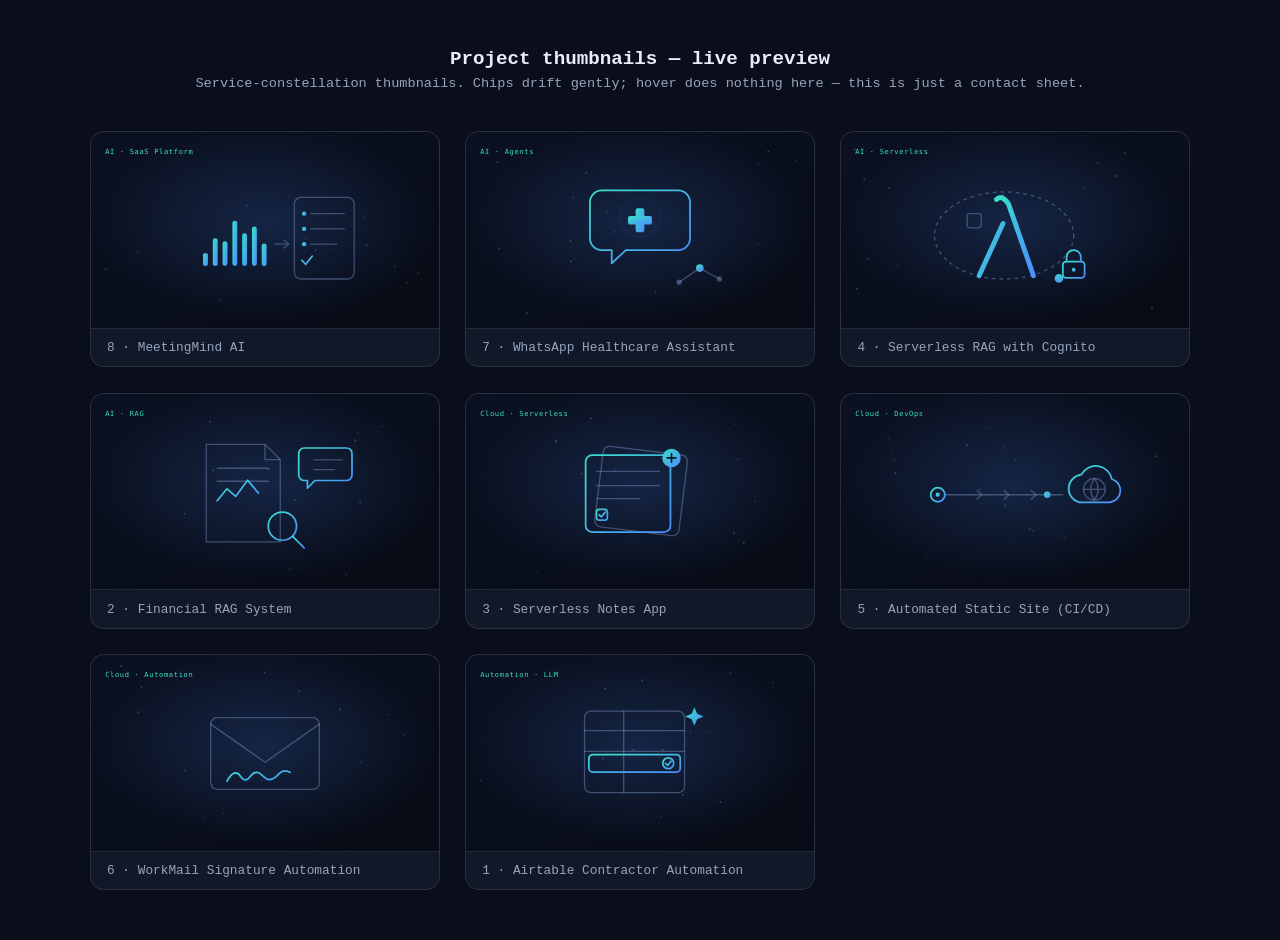
<file: preview-thumbnails.html>
<!DOCTYPE html>
<html lang="en">
<head>
<meta charset="UTF-8">
<meta name="viewport" content="width=device-width, initial-scale=1.0">
<title>Thumbnail preview — Varsha Parmar</title>
<style>
  body { margin:0; background:#0a0e1a; color:#e8edf7;
         font-family:'JetBrains Mono',ui-monospace,monospace; padding:3rem 1.5rem; }
  h1 { font-weight:600; font-size:1.2rem; text-align:center; margin:0 0 .4rem; }
  p.note { text-align:center; color:#97a4bf; font-size:.85rem; margin:0 0 2.5rem; }
  .grid { max-width:1100px; margin:0 auto; display:grid;
          grid-template-columns:repeat(auto-fill,minmax(320px,1fr)); gap:1.6rem; }
  .frame { border:1px solid rgba(255,255,255,.1); border-radius:14px; overflow:hidden;
           background:#111827; }
  .frame img { display:block; width:100%; aspect-ratio:16/9; object-fit:cover;
               border-bottom:1px solid rgba(255,255,255,.08); }
  .frame span { display:block; padding:.7rem 1rem; font-size:.8rem; color:#97a4bf; }
</style>
</head>
<body>
  <h1>Project thumbnails — live preview</h1>
  <p class="note">Service-constellation thumbnails. Chips drift gently; hover does nothing here — this is just a contact sheet.</p>
  <div class="grid">
    <div class="frame"><img src="images/thumb-8.svg" alt=""><span>8 · MeetingMind AI</span></div>
    <div class="frame"><img src="images/thumb-7.svg" alt=""><span>7 · WhatsApp Healthcare Assistant</span></div>
    <div class="frame"><img src="images/thumb-4.svg" alt=""><span>4 · Serverless RAG with Cognito</span></div>
    <div class="frame"><img src="images/thumb-2.svg" alt=""><span>2 · Financial RAG System</span></div>
    <div class="frame"><img src="images/thumb-3.svg" alt=""><span>3 · Serverless Notes App</span></div>
    <div class="frame"><img src="images/thumb-5.svg" alt=""><span>5 · Automated Static Site (CI/CD)</span></div>
    <div class="frame"><img src="images/thumb-6.svg" alt=""><span>6 · WorkMail Signature Automation</span></div>
    <div class="frame"><img src="images/thumb-1.svg" alt=""><span>1 · Airtable Contractor Automation</span></div>
  </div>
</body>
</html>
</file>
